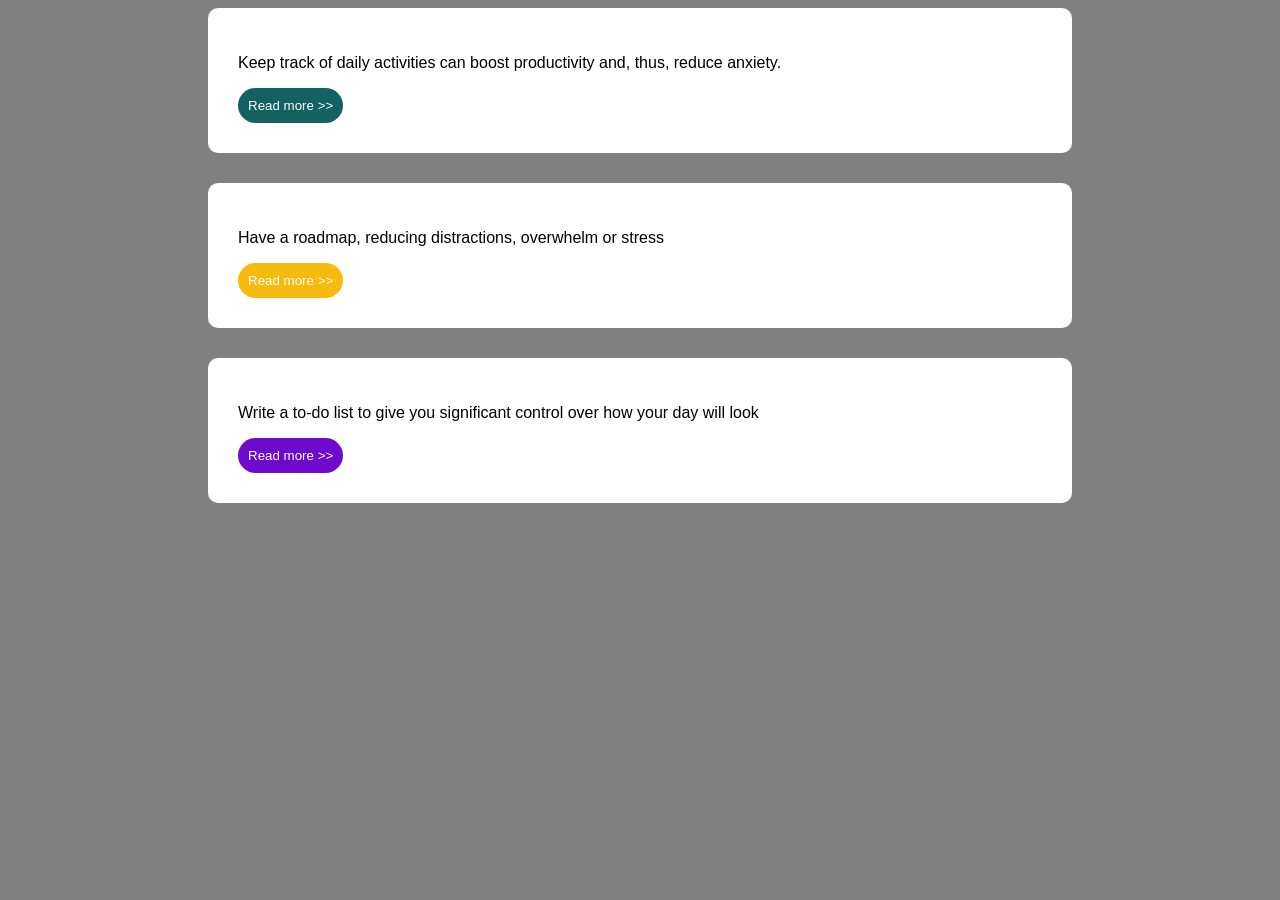
<file: EX-1/index.html>
<!DOCTYPE html>
<html lang="en">
<head>
    <meta charset="UTF-8">
    <meta http-equiv="X-UA-Compatible" content="IE=edge">
    <meta name="viewport" content="width=device-width, initial-scale=1.0">
    <link rel="stylesheet" href="style.css">
</head>
<body>
  <div class="container">
    <div class="card">
        <p>Keep track of daily activities can boost productivity and, thus, reduce anxiety.</p>
        <button class="btn btn-green">Read more >></button>
    </div>
    <div class="card">
        <p>Have a roadmap, reducing distractions, overwhelm or stress</p>
        <button class="btn btn-orange">Read more >></button>
    </div>
    <div class="card">
        <p>Write a to-do list to give you significant control over how your day will look</p>
        <button class="btn btn-purple">Read more >></button>
    </div>
  </div>
</body>
</html>
</file>
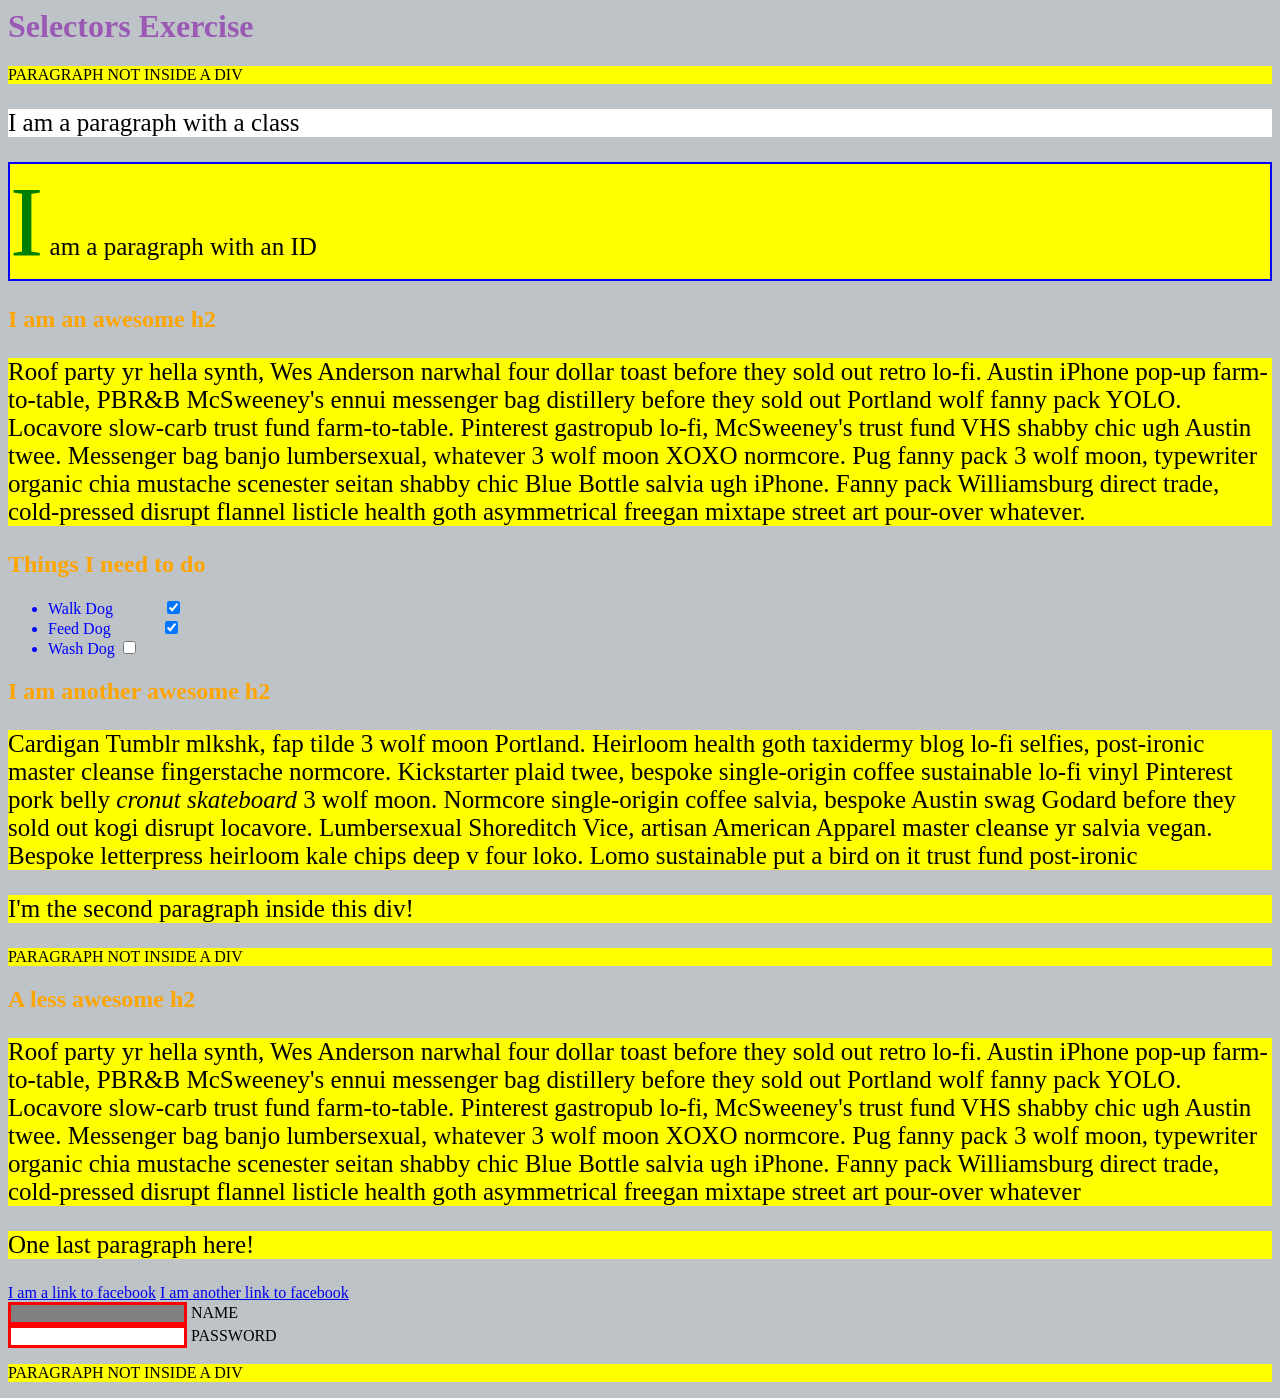
<file: EX-2/index.html>
<html>
  <head>
    <meta charset="UTF-8" />
    <title>Selectors Exercise</title>
    <link rel="stylesheet" type="text/css" href="selectors.css" />
  </head>
  <body>
    <h1>Selectors Exercise</h1>

    <p>PARAGRAPH NOT INSIDE A DIV</p>

    <div>
      <p class="hello">I am a paragraph with a class</p>
      <p id="special">I am a paragraph with an ID</p>

      <h2>I am an awesome h2</h2>

      <p>
        Roof party yr hella synth, Wes Anderson narwhal four dollar toast before
        they sold out retro lo-fi. Austin iPhone pop-up farm-to-table, PBR&B
        McSweeney's ennui messenger bag distillery before they sold out Portland
        wolf fanny pack YOLO. Locavore slow-carb trust fund farm-to-table.
        Pinterest gastropub lo-fi, McSweeney's trust fund VHS shabby chic ugh
        Austin twee. Messenger bag banjo lumbersexual, whatever 3 wolf moon XOXO
        normcore. Pug fanny pack 3 wolf moon, typewriter organic chia mustache
        scenester seitan shabby chic Blue Bottle salvia ugh iPhone. Fanny pack
        Williamsburg direct trade, cold-pressed disrupt flannel listicle health
        goth asymmetrical freegan mixtape street art pour-over whatever.
      </p>
    </div>

    <div>
      <h2>Things I need to do</h2>

      <ul>
        <li>Walk Dog <input type="checkbox" checked /></li>
        <li>Feed Dog <input type="checkbox" checked /></li>
        <li>Wash Dog <input type="checkbox" /></li>
      </ul>
    </div>

    <div>
      <h2>I am another awesome h2</h2>

      <p>
        Cardigan Tumblr mlkshk, fap tilde 3 wolf moon Portland. Heirloom health
        goth taxidermy blog lo-fi selfies, post-ironic master cleanse
        fingerstache normcore. Kickstarter plaid twee, bespoke single-origin
        coffee sustainable lo-fi vinyl Pinterest pork belly
        <em>cronut skateboard</em> 3 wolf moon. Normcore single-origin coffee
        salvia, bespoke Austin swag Godard before they sold out kogi disrupt
        locavore. Lumbersexual Shoreditch Vice, artisan American Apparel master
        cleanse yr salvia vegan. Bespoke letterpress heirloom kale chips deep v
        four loko. Lomo sustainable put a bird on it trust fund post-ironic
      </p>

      <p>I'm the second paragraph inside this div!</p>
    </div>

    <p>PARAGRAPH NOT INSIDE A DIV</p>

    <div>
      <h2>A less awesome h2</h2>

      <p>
        Roof party yr hella synth, Wes Anderson narwhal four dollar toast before
        they sold out retro lo-fi. Austin iPhone pop-up farm-to-table, PBR&B
        McSweeney's ennui messenger bag distillery before they sold out Portland
        wolf fanny pack YOLO. Locavore slow-carb trust fund farm-to-table.
        Pinterest gastropub lo-fi, McSweeney's trust fund VHS shabby chic ugh
        Austin twee. Messenger bag banjo lumbersexual, whatever 3 wolf moon XOXO
        normcore. Pug fanny pack 3 wolf moon, typewriter organic chia mustache
        scenester seitan shabby chic Blue Bottle salvia ugh iPhone. Fanny pack
        Williamsburg direct trade, cold-pressed disrupt flannel listicle health
        goth asymmetrical freegan mixtape street art pour-over whatever
      </p>

      <p>One last paragraph here!</p>

      <a href="https://www.facebook.com">I am a link to facebook</a>
      <a href="https://www.facebook.com">I am another link to facebook</a>
      <br />

      <input type="text" name="name" /><label> Name</label><br />
      <input type="password" name="password" /><label> Password</label><br />
    </div>

    <p>PARAGRAPH NOT INSIDE A DIV</p>
  </body>
</html>
</file>
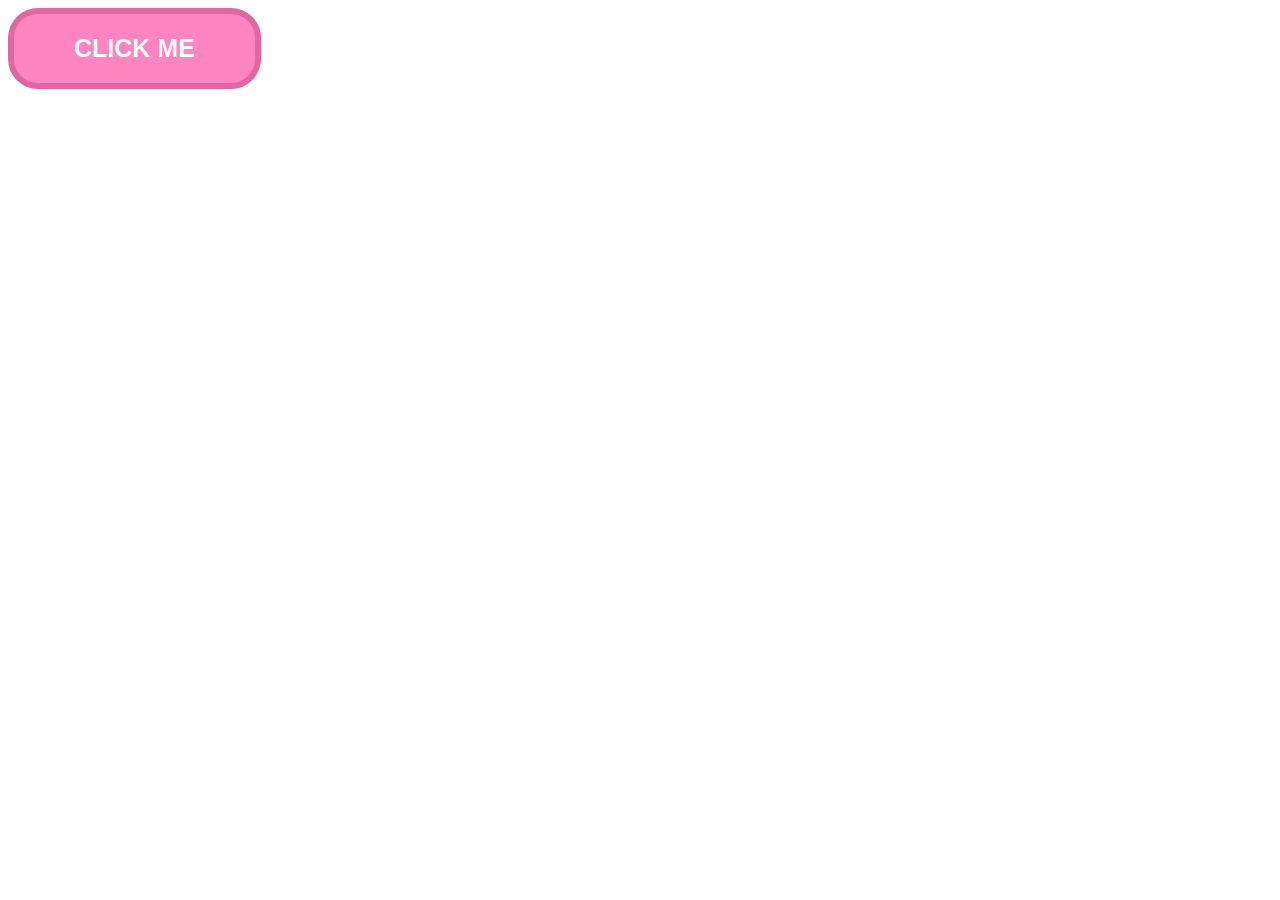
<file: EX-3/index.html>
<!DOCTYPE html>
<html lang="en">
  <head>
    <meta charset="UTF-8" />
    <link rel="stylesheet" type="text/css" href="style.css" />
  </head>
  <body>
    <button>CLICK ME</button>
  </body>
</html>
</file>
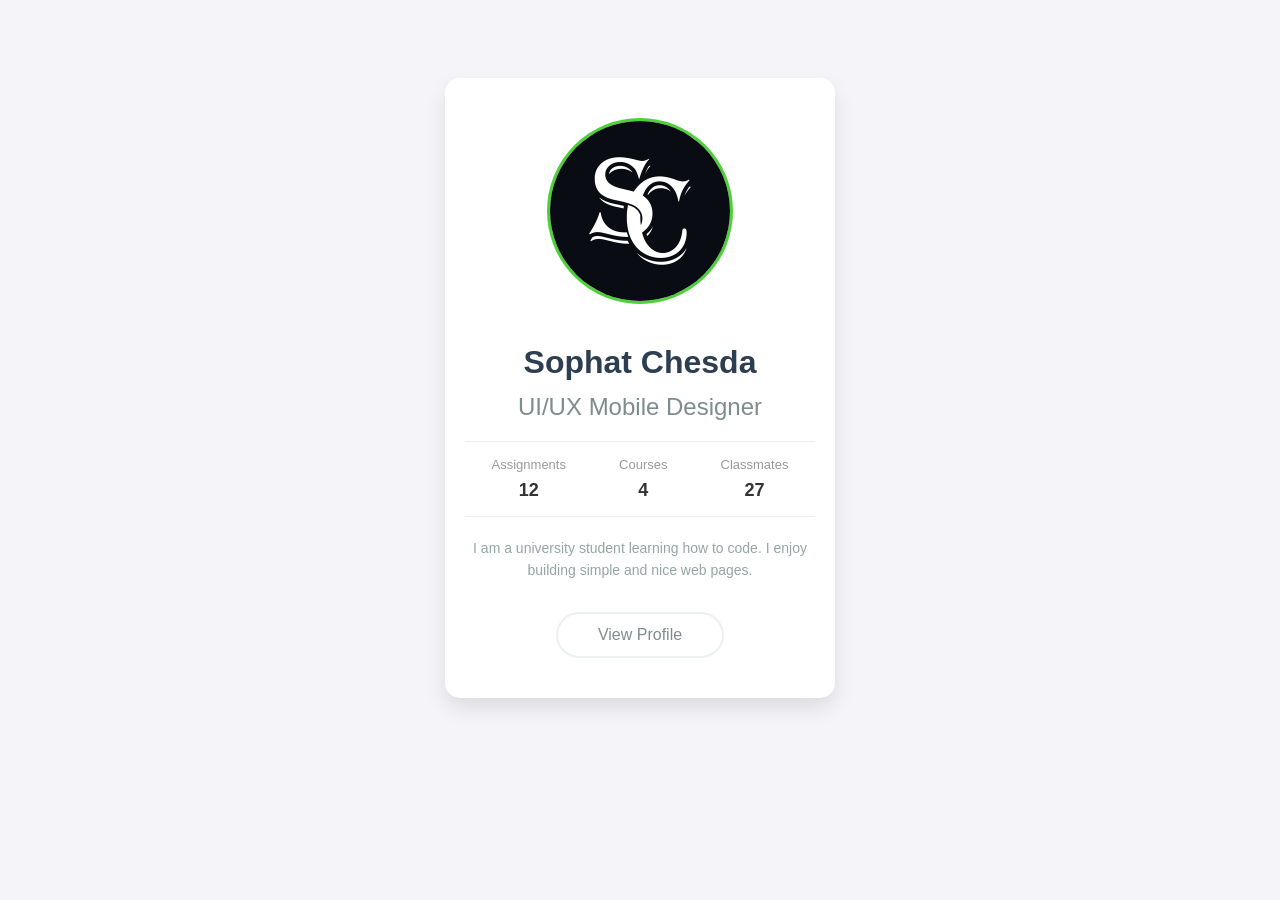
<file: EX-4/index.html>
<!DOCTYPE html>
<html lang="en">
<head>
    <meta charset="UTF-8">
    <meta name="viewport" content="width=device-width, initial-scale=1.0">
    <title>Profile Card</title>
    <link rel="stylesheet" href="style.css">
</head>
<body>
    <div class="profile-card">
        <img src="profilepic.jpg" alt="Profile Picture" class="profile-img">
        <h1 style="color: #2c3e50; font-family: sans-serif;">Sophat Chesda</h1>
        <h2 class="role">UI/UX Mobile Designer</h2>
        <div class="stats">
        <div class="stat-item">
            <span class="stat-title">Assignments</span>
            <span class="stat-value">12</span>
        </div>
        <div class="stat-item">
            <span class="stat-title">Courses</span>
            <span class="stat-value">4</span>
        </div>
        <div class="stat-item">
            <span class="stat-title">Classmates</span>
            <span class="stat-value">27</span>
        </div>
    </div>
        <p class="bio">
            I am a university student learning how to code. I enjoy building simple and nice web pages.
        </p>
        <button class="contact-btn">View Profile</button>
    </div>
</body>
</html>
</file>
<file: EX-1/style.css>
body {
    background: grey;
    font-family: sans-serif;
}
.container{
    margin:0 100px;
}
.card{
    background-color:white;
    padding:30px;
    margin:0 100px 30px 100px;
    border-radius:10px;
}
.btn{
    color:white;
    border:none;
    padding:10px 10px;
    border-radius:30px;
}
.btn:hover{
    cursor: pointer;
}
.btn-green{
    background-color:rgb(19, 97, 97);
}
.btn-orange{
    background-color: rgb(246, 187, 12);
}
.btn-purple{
    background-color:rgb(110, 10, 204);
}
</file>
<file: EX-2/selectors.css>
/* Style the HTML elements according to the following instructions. 
DO NOT ALTER THE EXISTING HTML TO DO THIS.  WRITE ONLY CSS!*/
 

/* MANDATORY CHALLENGES */

/* Give the <body> element a background of #bdc3c7*/
body{
    background-color: #bdc3c7;
}

/* Make the <h1> element #9b59b6*/
h1{
    color:#9b59b6;
}

/* Make all <h2> elements orange */
h2{
    color:orange;
}

/* Make all <li> elements blue(pick your own hexadecimal blue)*/ 
li{
    color:#0000FF;
}
/*Change the background on every paragraph to be yellow*/
p{
    background-color:yellow;
}
/*Make all inputs have a 3px red border*/
input{
    border:3px solid red;
}

/* Give everything with the class 'hello' a white background*/
.hello{
    background-color: white;
}
/*Give the element with id 'special' a 2px solid blue border (pick your own rgb blue)*/
#special{
    border:2px solid rgb(0,0,255);
}


/* BONUS CHALLENGES */
/*You may need to research some other selectors and properties*/



/* Make all the <p>'s that are nested inside of divs 25px font(font-size: 25px)*/
div p{
    font-size:25px;
}
/* Make only inputs with type 'text' have a gray background*/
input[type="text"]{
    background: gray;
}
/* Make all "checked" checkboxes have a left margin of 50px(margin-left: 50px)*/
input[type="checkbox"]:checked{
    margin-left:50px;
}
/* Make the <label> elements all UPPERCASE without changing the HTML(definitely look this one up*/
label{
    text-transform:uppercase;
}
/* Make the first letter of the element with id 'special' green and 100px font size(font-size: 100)*/
#special::first-letter{
    color:green;
    font-size:100px;
}
/* Make the <h1> element's color change to blue when hovered over */
h1:hover{
    color:blue;
}
</file>
<file: EX-3/style.css>
/* TODO */
button{
    background-color: #ff85c2;
    border:6px solid #df68a3;
    color:white;
    padding:20px 60px;
    border-radius: 30px;
    font-size:25px;
    font-weight:bold;
    cursor: pointer;
}
button:hover{
    background-color:#9a5088;
    border-color:#703864;
}
</file>
<file: EX-4/style.css>
body {
    background-color: #f4f4f9;
    font-family: Arial, sans-serif;
    display: flex;
    justify-content: center;
    padding-top: 50px;
}
.profile-card{
    background: white;
    width:350px;
    padding:40px 20px;
    margin:20px;
    border-radius: 15px;
    text-align:center;
    box-shadow:0 10px 20px rgba(0,0,0,0.1);
}
.profile-img {
    width: 180px;
    height: 180px;
    border-radius: 50%;
    border: 3px solid #4cd137;
    object-fit: cover;
    margin-bottom: 15px;
}
.role {
    color: #7f8c8d;
    margin-top: -10px;
    font-weight: normal;
}
.stats {
    display: flex;
    justify-content: space-around;
    margin-bottom: 20px;
    padding: 15px 0;
    border-top: 1px solid #eee;   
    border-bottom: 1px solid #eee; 
}
.stat-item {
    display: flex;
    flex-direction: column;
}
.stat-title {
    color: #999;
    font-size: 13px;
    margin-bottom: 8px;
}
.stat-value {
    color: #333;
    font-size: 18px;
    font-weight: bold;
}
.bio {
    color: #95a5a6;
    font-size: 14px;
    line-height: 1.6;
    margin: 20px 0 30px 0;
}
.contact-btn {
    background-color: white;
    color: #7f8c8d;
    border: 2px solid #ecf0f1;
    padding: 12px 40px;
    border-radius: 30px;
    font-size: 16px;
    cursor: pointer;
    transition: all 0.3s ease; 
}
.contact-btn:hover {
    background-color: #3498db;
    color: white;
    border-color: #3498db;
    box-shadow: 0 5px 15px rgba(52, 152, 219, 0.4);
}
</file>
